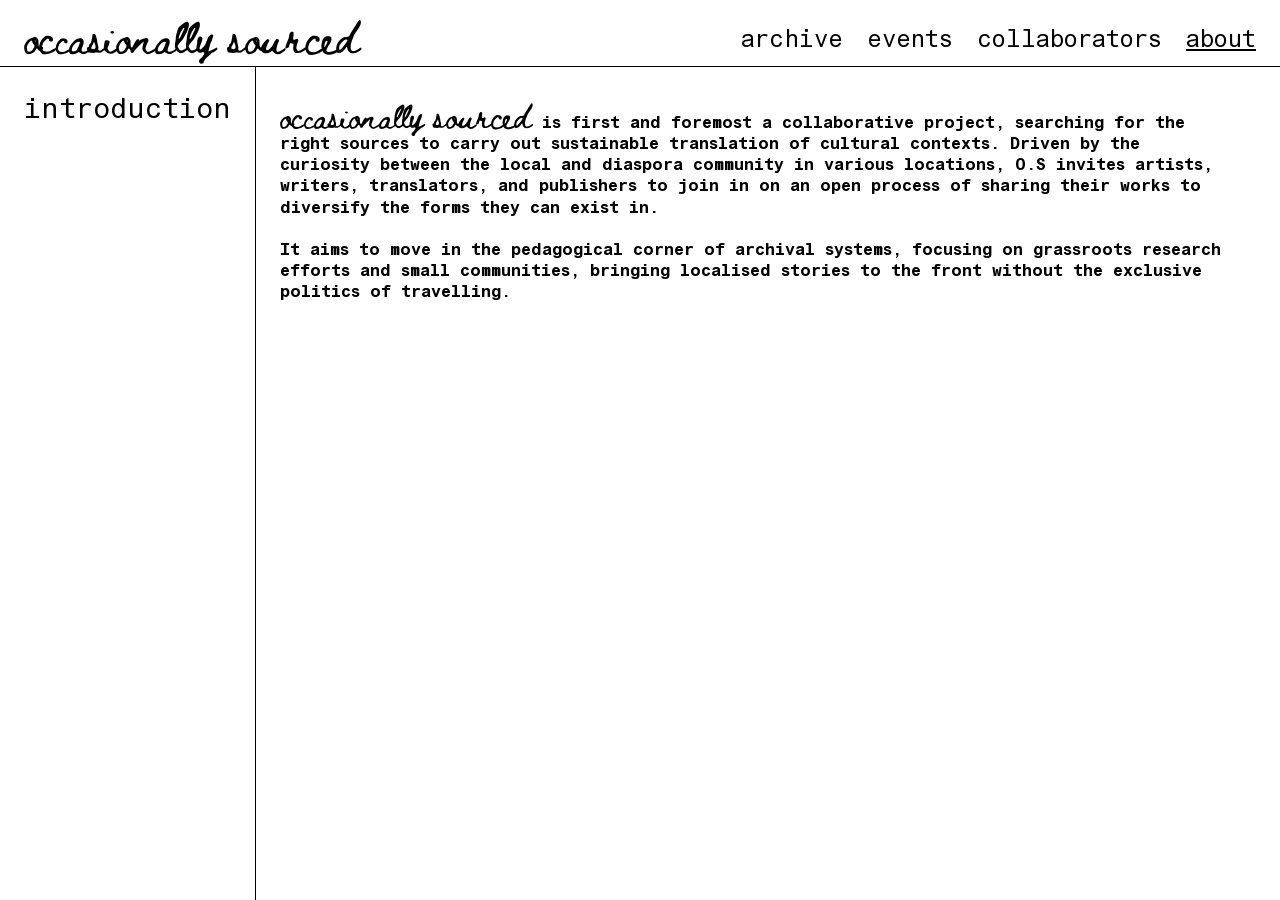
<file: about.html>
<!DOCTYPE html>
<html lang="en">
<head>
  <meta charset="UTF-8">
  <meta name="viewport" content="width=device-width, initial-scale=1.0">
  <title>O.S - About</title>
  <link rel="stylesheet" href="styles.css">

  <link rel="apple-touch-icon" sizes="180x180" href="/apple-touch-icon.png">
<link rel="icon" type="image/png" sizes="32x32" href="/favicon-32x32.png">
<link rel="icon" type="image/png" sizes="16x16" href="/favicon-16x16.png">
<link rel="manifest" href="/site.webmanifest">
</head>

<body>

<header>
  <h1><a href="index.html">occasionally sourced</a></h1>
  <hr>
  <nav>
    <ul>
      <li><a href="archive.html">archive</a></li>
      <li><a href="events.html">events</a></li>
      <li><a href="collaborators.html">collaborators</a></li>
      <li><a href="#about.html" class="active">about</a></li>
    </ul>
    </nav>
  </header>

  <div class="layout">

    <div class="side left">
      <h2>introduction</h2>
    </div>

    <div class="side right">
      <br>
      <p><span class="brand-name">occasionally sourced</span> is first and foremost a collaborative project, searching for the right sources to carry out sustainable translation of cultural contexts. Driven by the curiosity between the local and diaspora community in various locations, O.S invites artists, writers, translators, and publishers to join in on an open process of sharing their works to diversify the forms they can exist in.
      <br>
      <br>
        It aims to move in the pedagogical corner of archival systems, focusing on grassroots research efforts and small communities, bringing localised stories to the front without the exclusive politics of travelling.</p>
    </div>

  </div>

</body>
</html>
</file>
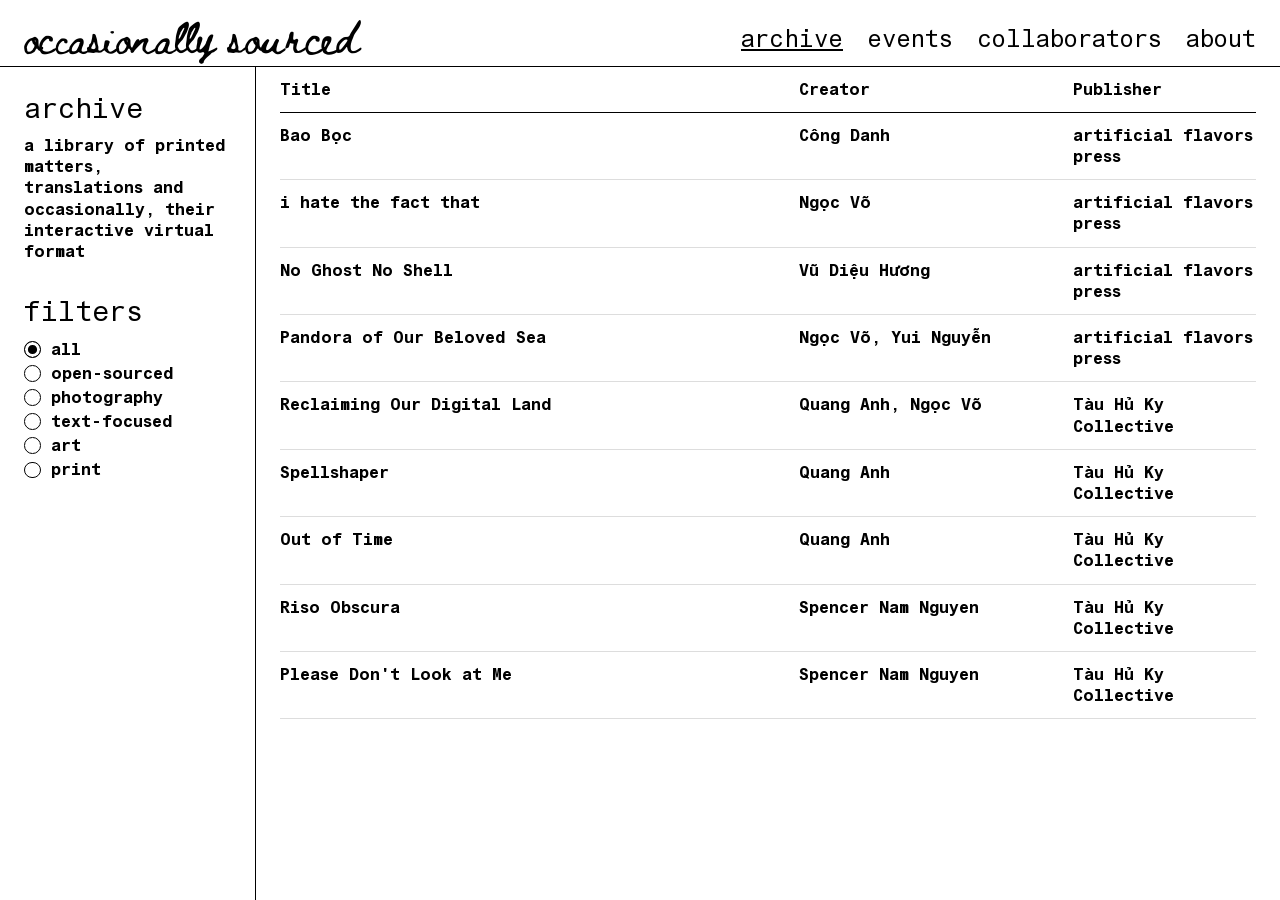
<file: archive.html>
<!DOCTYPE html>
<html lang="en">
<head>
<meta charset="UTF-8">
<meta name="viewport" content="width=device-width, initial-scale=1.0">
<title>O.S - Archive</title>
<link rel="stylesheet" href="styles.css">
<script src="filters.js" defer></script>

<link rel="apple-touch-icon" sizes="180x180" href="/apple-touch-icon.png">
<link rel="icon" type="image/png" sizes="32x32" href="/favicon-32x32.png">
<link rel="icon" type="image/png" sizes="16x16" href="/favicon-16x16.png">
<link rel="manifest" href="/site.webmanifest">
</head>

<body>

<header>
  <h1><a href="index.html">occasionally sourced</a></h1>
  <hr>
  <nav>
    <ul>
      <li><a href="#archive.html" class="active">archive</a></li>
      <li><a href="events.html">events</a></li>
      <li><a href="collaborators.html">collaborators</a></li>
      <li><a href="about.html">about</a></li>
    </ul>
  </nav>
</header>

<div class="layout">

  <!-- LEFT SIDE -->
  <aside class="side left">
    <h2>archive</h2>
    <p>a library of printed matters, translations and occasionally, their interactive virtual format</p>

    <h2>filters</h2>
    <ul class="filters">
  <li><a href="#" data-filter="all">all</a></li>
  <li><a href="#" data-filter="open-sourced">open-sourced</a></li>
  <li><a href="#" data-filter="photography">photography</a></li>
  <li><a href="#" data-filter="text-focused">text-focused</a></li>
  <li><a href="#" data-filter="art">art</a></li>
  <li><a href="#" data-filter="print">print</a></li>
</ul>
  </aside>

  <!-- RIGHT SIDE -->
  <main class="side right">

    <div class="entry-header">
      <div>Title</div>
      <div>Creator</div>
      <div>Publisher</div>
    </div>

    <div class="entry" id="bao-boc" data-creators="cong-danh" data-publisher="artificial-flavors-press" data-category="photography">
  <div><span class="title">Bao Bọc</span></div>
  <div><a class="name-link" href="collaborators.html#cong-danh">Công Danh</a></div>
  <div><a class="name-link" href="collaborators.html#artificial-flavors-press">artificial flavors press</a></div>
  <div class="details">
    <br>
    <img src="images/bao-boc.png" alt="Bao Bọc">
    <div class="desc">Danh's first zine is a personal perspective on a business household and aims to resonate with those who have grown up thanks to small businesses.
      <br>
      <br>
      Based in: Vietnam
      <br>
      Printed by: artificial flavors press
      <br>
      66 pages. W138 x H198 mm </div>
  </div>
</div>

    <div class="entry" id="i-hate-the-fact-that" data-creators="ngoc-vo" data-publisher="artificial-flavors-press" data-category="text-focused">
  <div><span class="title">i hate the fact that</span></div>
  <div><a class="name-link" href="collaborators.html#ngoc-vo">Ngọc Võ</a></div>
  <div><a class="name-link" href="collaborators.html#artificial-flavors-press">artificial flavors press</a></div>
  <div class="details">
    <img src="images/i-hate-the-fact-that.png" alt="i hate the fact that zine">
    <div class="desc">an extension zine born from real-time thoughts processing a recently ended relationship. words that have been said, while feelings remain.
      Coded on p5.js.
      <br>
      <br>
      Based in: Vietnam
       <br>
      Printed by: artificial flavors press
      <br>
      64 pages. W100 x H65mm </div>
  </div>
</div>

    <div class="entry" id="no-ghost-no-shell" data-creators="vu-dieu-huong" data-publisher="artificial-flavors-press" data-category="text-focused">
  <div><span class="title">No Ghost No Shell</span></div>
  <div><a class="name-link" href="collaborators.html#vu-dieu-huong">Vũ Diệu Hương</a></div>
  <div><a class="name-link" href="collaborators.html#artificial-flavors-press">artificial flavors press</a></div>
  <div class="details">
    <img src="images/no-ghost-no-shell.png" alt="No Ghost No Shell zine">
    <div class="desc">this little zine compiles a text that examines NPC streaming through the lens of digital embodiment and cyberfeminism by introducing the figure of the “witch” — a new digital woman emerging from the NPC streaming phenomenon.
      <br>
      <br>
      Based in: Vietnam
       <br>
      Printed by: artificial flavors press
      <br>
      24 pages. W105 x H215mm </div>
  </div>
</div>

    <div class="entry" id="pandora-of-our-beloved-sea" data-creators="ngoc-vo yui-nguyen" data-publisher="artificial-flavors-press" data-category="text-focused art">
  <div><span class="title">Pandora of Our Beloved Sea</span></div>
  <div><a class="name-link" href="collaborators.html#ngoc-vo">Ngọc Võ</a>, <a class="name-link" href="collaborators.html#yui-nguyen">Yui Nguyễn</a></div>
  <div><a class="name-link" href="collaborators.html#artificial-flavors-press">artificial flavors press</a></div>
  <div class="details">
    <img src="images/pandora.png" alt="Pandora of Our Beloved Sea zine">
    <div class="desc">this zine shall be a lucid dream where you experience the land of Ninh Thuận on the cell level.
         <br>
      <br>
      Based in: Vietnam
       <br>
      Printed by: artificial flavors press
      <br>
      16 pages. W100 x H216mm
    </div>
  </div>
</div>

     <div class="entry" id="reclaiming-our-digital-land" data-creators="quang-anh ngoc-vo" data-publisher="tau-hu-ky-collective">
  <div><span class="title">Reclaiming Our Digital Land</span></div>
  <div><a class="name-link" href="collaborators.html#quang-anh">Quang Anh</a>, <a class="name-link" href="collaborators.html#ngoc-vo">Ngọc Võ</a></div>
  <div><a class="name-link" href="collaborators.html#tau-hu-ky-collective">Tàu Hủ Ky Collective</a></div>
  <div class="details">
    <img src="images/digital-land.png" alt="Reclaiming Our Digital Land zine">
    <div class="desc">a zine about reclaiming our technology from controling corportions.   <br>
      <br>
      Based in: Vietnam
       <br>
      Printed by: artificial flavors press
      <br>
      20 pages. W148x H210mm </div>
  </div>
</div>

      <div class="entry" id="spellshaper" data-creators="quang-anh" data-publisher="tau-hu-ky-collective">
  <div><span class="title">Spellshaper</span></div>
  <div><a class="name-link" href="collaborators.html#quang-anh">Quang Anh</a></div>
  <div><a class="name-link" href="collaborators.html#tau-hu-ky-collective">Tàu Hủ Ky Collective</a></div>
  <div class="details">
    <img src="images/spellshaper.png" alt="Spellshaper zine">
    <div class="desc">a fanzine about Magic: the Gathering and lessons from 10 years of playing. each copy comes with a random Commander.
         <br>
      <br>
      Based in: Vietnam
       <br>
      Printed by: artificial flavors press
      <br>
      14 pages. W105x H148mm</div>
  </div>
</div>

      <div class="entry" id="out-of-time" data-creators="quang-anh" data-publisher="tau-hu-ky-collective">
  <div><span class="title">Out of Time</span></div>
  <div><a class="name-link" href="collaborators.html#quang-anh">Quang Anh</a></div>
  <div><a class="name-link" href="collaborators.html#tau-hu-ky-collective">Tàu Hủ Ky Collective</a></div>
  <div class="details">
    <img src="images/out-of-time.png" alt="Out of Time zine">
    <div class="desc">a zine about seperation and coming to terms with it.
         <br>
      <br>
      Based in: Vietnam
       <br>
      Printed by: artificial flavors press
      <br>
      1 page slit & fold zine. W74x H105mm</div>
  </div>
</div>

      <div class="entry" id="riso-obscura" data-creators="spencer-nam-nguyen" data-publisher="tau-hu-ky-collective">
  <div><span class="title">Riso Obscura</span></div>
  <div><a class="name-link" href="collaborators.html#spencer-nam-nguyen">Spencer Nam Nguyen</a></div>
  <div><a class="name-link" href="collaborators.html#tau-hu-ky-collective">Tàu Hủ Ky Collective</a></div>
  <div class="details">
    <img src="images/riso-obscura.png" alt="Riso Obscura zine">
    <div class="desc">a Risograph zine that guides the reader from making their Risograph print - color separation and distributing their print in Vietnam.   <br>
      <br>
      Based in: Vietnam
       <br>
      Printed by: artificial flavors press
      <br>
      16 pages. W100 x H140 mm </div>
  </div>
</div>

      <div class="entry" id="please-dont-look-at-me" data-creators="spencer-nam-nguyen" data-publisher="tau-hu-ky-collective">
  <div><span class="title">Please Don't Look at Me</span></div>
  <div><a class="name-link" href="collaborators.html#spencer-nam-nguyen">Spencer Nam Nguyen</a></div>
  <div><a class="name-link" href="collaborators.html#tau-hu-ky-collective">Tàu Hủ Ky Collective</a></div>
  <div class="details">
    <img src="images/please-dont-look-at-me.png" alt="Please Don't Look at Me zine">
    <div class="desc">a personal story about trust, cutting strawberries for yogurt, betrayal, waiting and leaving.   <br>
      <br>
      Based in: Vietnam
       <br>
      Printed by: artificial flavors press
      <br>
      1 page slit & fold zine.</div>
  </div>
</div>

  </main>

</div>

</body>
</html>
</file>
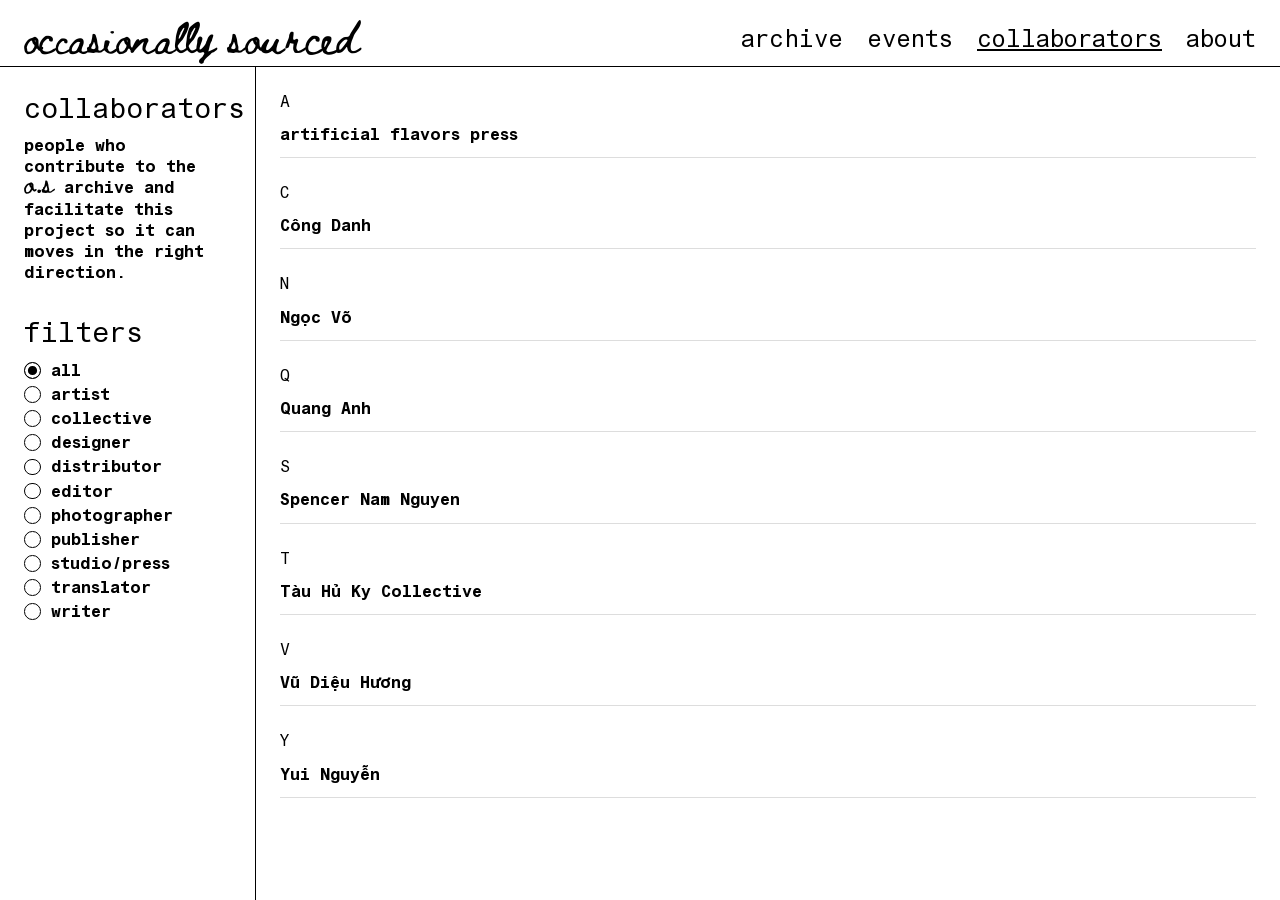
<file: collaborators.html>
<!DOCTYPE html>
<html lang="en">
<head>
  <meta charset="UTF-8">
  <meta name="viewport" content="width=device-width, initial-scale=1.0">
  <title>O.S - Collaborators</title>
  <link rel="stylesheet" href="styles.css">
  <script src="filters.js" defer></script>

  <link rel="apple-touch-icon" sizes="180x180" href="/apple-touch-icon.png">
<link rel="icon" type="image/png" sizes="32x32" href="/favicon-32x32.png">
<link rel="icon" type="image/png" sizes="16x16" href="/favicon-16x16.png">
<link rel="manifest" href="/site.webmanifest">
</head>

<body>

<header>
  <h1><a href="index.html">occasionally sourced</a></h1>
  <hr>
  <nav>
    <ul>
      <li><a href="archive.html" >archive</a></li>
      <li><a href="events.html">events</a></li>
      <li><a href="#collaborators.html" class="active">collaborators</a></li>
      <li><a href="about.html">about</a></li>
    </ul>
  </nav>
  </header>

  <div class="layout">

<!-- LEFT SIDE -->
  <aside class="side left">
    <h2>collaborators</h2>
    <p>people who contribute to the <span class="brand-name-small">o.s</span> archive and facilitate this project so it can moves in the right direction. </p>

    <h2>filters</h2>
    <!-- data-filter must match a word in each person's data-category -->
    <ul class="filters">
      <li><a href="#" data-filter="all">all</a></li>
      <li><a href="#" data-filter="artist">artist</a></li>
      <li><a href="#" data-filter="collective">collective</a></li>
      <li><a href="#" data-filter="designer">designer</a></li>
      <li><a href="#" data-filter="distributor">distributor</a></li>
      <li><a href="#" data-filter="editor">editor</a></li>
      <li><a href="#" data-filter="photographer">photographer</a></li>
      <li><a href="#" data-filter="publisher">publisher</a></li>
      <li><a href="#" data-filter="studio-press">studio/press</a></li>
      <li><a href="#" data-filter="translator">translator</a></li>
      <li><a href="#" data-filter="writer">writer</a></li>
    </ul>
</aside>

<!-- RIGHT SIDE -->
<!-- Alphabetical list. Each letter is a .letter-group; each name is an .entry.person.
     data-category = the roles used by the filters (artist, writer, designer, photographer, editor,
     publisher, collective, studio-press, translator, distributor), separated by spaces.
     The id on each person must match the link on the archive page, e.g. collaborators.html#ngoc-vo -->
 <main class="side right">

  <section class="letter-group">
    <h3 class="letter">A</h3>

    <div class="entry person" id="artificial-flavors-press" data-category="publisher studio-press">
      <div><span class="title">artificial flavors press</span></div>
      <div class="details">
        <div class="desc">𝓪𝓻𝓽𝓲𝓯𝓲𝓬𝓲𝓪𝓵 𝓯𝓵𝓪𝓿𝓸𝓻𝓼 is a Saigonese home-based Risograph printing press run by <a class="name-link" href="#ngoc-vo">Ngọc Võ</a>.
          The press focuses fully on creating zines, art prints, and collaborative projects that cooperate Risograph with other art practices to translate subconscious fragments of everyday human interaction and observation into visual explorations and sensory experiences.
          <br><br>
          Published: <a class="name-link" href="archive.html#bao-boc">Bao Bọc</a>, <a class="name-link" href="archive.html#i-hate-the-fact-that">i hate the fact that</a>, <a class="name-link" href="archive.html#no-ghost-no-shell">No Ghost No Shell</a>, <a class="name-link" href="archive.html#pandora-of-our-beloved-sea">Pandora of Our Beloved Sea</a>
          <br>
          <a class="name-link" href="https://artificial-flavors.com/" target="_blank" rel="noopener">artificial-flavors.com ↗</a>
        </div>
      </div>
    </div>
  </section>

  <section class="letter-group">
    <h3 class="letter">C</h3>

    <div class="entry person" id="cong-danh" data-category="photographer">
      <div><span class="title">Công Danh</span></div>
      <div class="details">
        <div class="desc">Description coming soon.
          <br><br>
          Zines: <a class="name-link" href="archive.html#bao-boc">Bao Bọc</a>
        </div>
      </div>
    </div>
  </section>

  <section class="letter-group">
    <h3 class="letter">N</h3>

    <div class="entry person" id="ngoc-vo" data-category="artist writer designer publisher">
      <div><span class="title">Ngọc Võ</span></div>
      <div class="details">
        <div class="desc">Ngoc Vo was a co-founder and manager of WEDOGOOD - a design and Risograph studio based in Saigon, Vietnam from 2020 to 2026.
          Along her six year journey practicing Risograph printing, she is now shifting her focus on zine making and independent publishing at <a class="name-link" href="#artificial-flavors-press">"𝓪𝓻𝓽𝓲𝓯𝓲𝓬𝓲𝓪𝓵 𝓯𝓵𝓪𝓿𝓸𝓻𝓼 𝓹𝓻𝓮𝓼𝓼"</a>.
          <br><br>
          Zines: <a class="name-link" href="archive.html#i-hate-the-fact-that">i hate the fact that</a>, <a class="name-link" href="archive.html#pandora-of-our-beloved-sea">Pandora of Our Beloved Sea</a>, <a class="name-link" href="archive.html#reclaiming-our-digital-land">Reclaiming Our Digital Land</a>
        </div>
      </div>
    </div>
  </section>

  <section class="letter-group">
    <h3 class="letter">Q</h3>

    <div class="entry person" id="quang-anh" data-category="artist writer">
      <div><span class="title">Quang Anh</span></div>
      <div class="details">
        <div class="desc">Description coming soon.
          <br><br>
          Zines: <a class="name-link" href="archive.html#reclaiming-our-digital-land">Reclaiming Our Digital Land</a>, <a class="name-link" href="archive.html#spellshaper">Spellshaper</a>, <a class="name-link" href="archive.html#out-of-time">Out of Time</a>
        </div>
      </div>
    </div>
  </section>

  <section class="letter-group">
    <h3 class="letter">S</h3>

    <div class="entry person" id="spencer-nam-nguyen" data-category="artist writer">
      <div><span class="title">Spencer Nam Nguyen</span></div>
      <div class="details">
        <div class="desc">Description coming soon.
          <br><br>
          Zines: <a class="name-link" href="archive.html#riso-obscura">Riso Obscura</a>, <a class="name-link" href="archive.html#please-dont-look-at-me">Please Don't Look at Me</a>
        </div>
      </div>
    </div>
  </section>

  <section class="letter-group">
    <h3 class="letter">T</h3>

    <div class="entry person" id="tau-hu-ky-collective" data-category="collective publisher">
      <div><span class="title">Tàu Hủ Ky Collective</span></div>
      <div class="details">
        <div class="desc">Description coming soon.
          <br><br>
          Published: <a class="name-link" href="archive.html#reclaiming-our-digital-land">Reclaiming Our Digital Land</a>, <a class="name-link" href="archive.html#spellshaper">Spellshaper</a>, <a class="name-link" href="archive.html#out-of-time">Out of Time</a>, <a class="name-link" href="archive.html#riso-obscura">Riso Obscura</a>, <a class="name-link" href="archive.html#please-dont-look-at-me">Please Don't Look at Me</a>
        </div>
      </div>
    </div>
  </section>

  <section class="letter-group">
    <h3 class="letter">V</h3>

    <div class="entry person" id="vu-dieu-huong" data-category="writer">
      <div><span class="title">Vũ Diệu Hương</span></div>
      <div class="details">
        <div class="desc">Description coming soon.
          <br><br>
          Zines: <a class="name-link" href="archive.html#no-ghost-no-shell">No Ghost No Shell</a>
        </div>
      </div>
    </div>
  </section>

  <section class="letter-group">
    <h3 class="letter">Y</h3>

    <div class="entry person" id="yui-nguyen" data-category="artist">
      <div><span class="title">Yui Nguyễn</span></div>
      <div class="details">
        <div class="desc">Description coming soon.
          <br><br>
          Zines: <a class="name-link" href="archive.html#pandora-of-our-beloved-sea">Pandora of Our Beloved Sea</a>
        </div>
      </div>
    </div>
  </section>

</main>

</div>

</body>
</html>
</file>
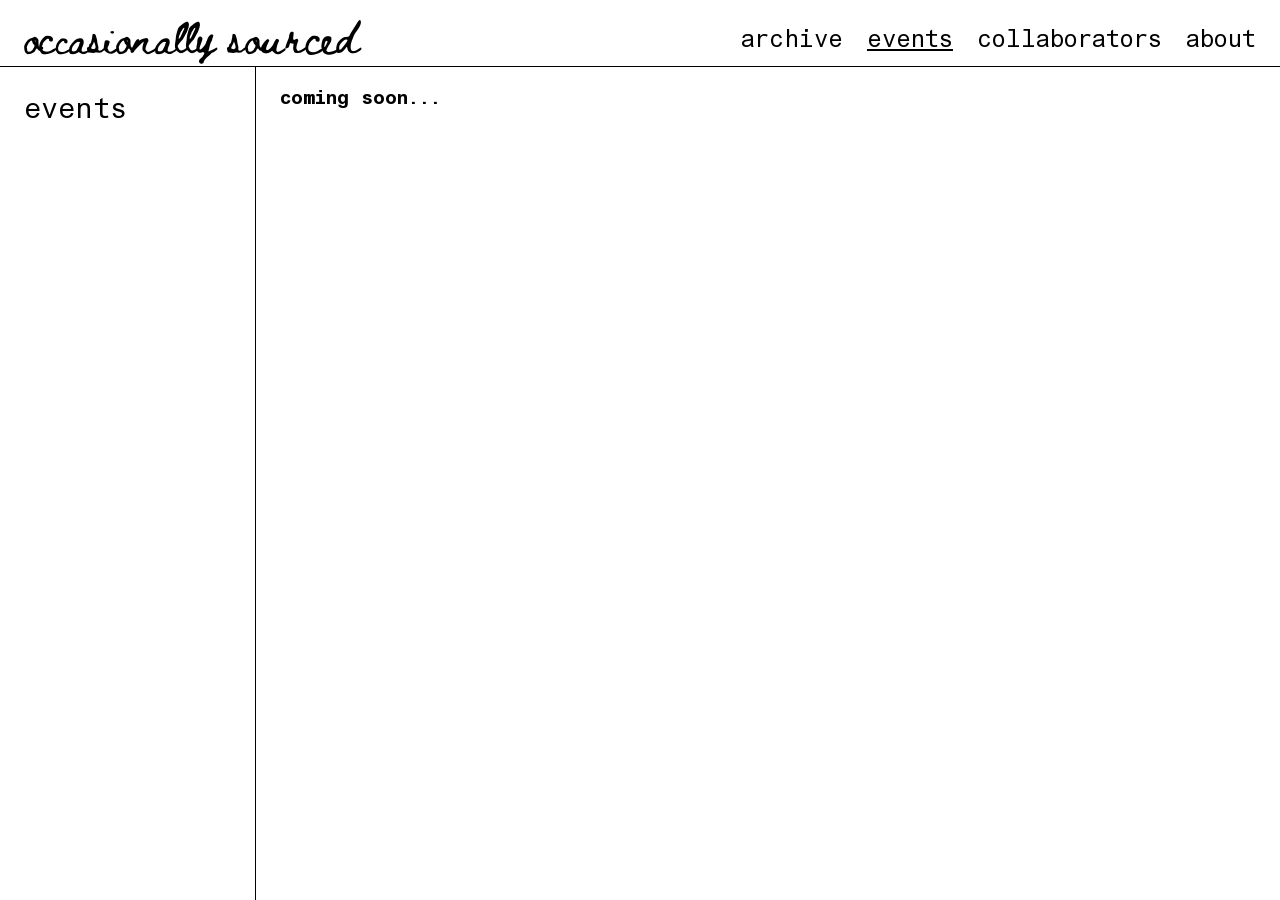
<file: events.html>
<!DOCTYPE html>
<html lang="en">
<head>
  <meta charset="UTF-8">
  <meta name="viewport" content="width=device-width, initial-scale=1.0">
  <title>O.S - Events</title>
  <link rel="stylesheet" href="styles.css">

<link rel="apple-touch-icon" sizes="180x180" href="/apple-touch-icon.png">
<link rel="icon" type="image/png" sizes="32x32" href="/favicon-32x32.png">
<link rel="icon" type="image/png" sizes="16x16" href="/favicon-16x16.png">
<link rel="manifest" href="/site.webmanifest">
</head>

<body>

<header>
  <h1><a href="index.html">occasionally sourced</a></h1>
  <hr>
  <nav>
    <ul>
      <li><a href="archive.html">archive</a></li>
      <li><a href="#events.html" class="active">events</a></li>
      <li><a href="collaborators.html">collaborators</a></li>
      <li><a href="about.html">about</a></li>
    </ul>
  </nav>
  </header>

  <div class="layout">

<!-- LEFT SIDE -->
  <aside class="side left">
    <h2>events</h2>
    <p> </p>
  </aside>

   <main class="side right">
     <h3>coming soon...</h3>
   </main>
</file>
<file: styles.css>
@import url('https://fonts.googleapis.com/css2?family=Beth+Ellen&family=Homemade+Apple&display=swap');

@font-face {
  font-family: "ABC Areal";
  src: url("./fonts/ABCArealSuperfamilyVariable.woff2") format("woff2");
  font-weight: 400 700; /* variable font: allows all weights */
    font-style: oblique 0deg 12deg;
}

/* ---------- Shared settings ---------- */
:root {
  --side-pad: clamp(12px, 2vw, 24px); /* same padding for the title (left) and the menu (right), shrinks with the screen */
}

/* ---------- Base ---------- */
* {
  box-sizing: border-box;
}

/* page is exactly one screen tall, header on top, two sides below */
html,
body {
  height: 100%;
}

body {
  margin: 0;
  font-family: "ABC Areal";
  font-variation-settings: "MONO" 100;
  font-size: clamp(0.875rem, 0.7rem + 0.4vw, 1.125rem); /* body text: min, fluid, max */
  font-weight: bold;
  line-height: 1.3;
  display: flex;
  flex-direction: column;
  overflow: hidden; /* the page itself never scrolls */
}

/* ---------- Header ---------- */
header {
  display: grid;
  grid-template-columns: 1fr auto;
  grid-template-rows: auto auto;
  align-items: start;
  flex: none; /* header keeps its height */
  position: relative; /* lets z-index work */
  z-index: 20;        /* sits above the arrows (10) and the books (5) */
  background: #fff;   /* hides the arrows behind it; match your page colour */
}

header h1 {
  grid-column: 1;
  grid-row: 1;
  margin: 0;
  padding: 16px var(--side-pad) 8px;
  font-family: "Beth Ellen", cursive;
  font-size: clamp(1.5rem, 0.7rem + 1.8vw, 2rem); /* title: min, fluid, max */
  font-weight: normal;
  font-style: normal;
  line-height: 1.3;
}
header h1 a,
header h1 a:link,
header h1 a:visited {
  color: #000;
  text-decoration: none;
}

/* One continuous thin line across the whole page; the vertical line starts right under it */
header hr {
  grid-column: 1 / -1;
  grid-row: 2;
  width: 100%;
  margin: 0;
  border: 0;
  border-top: 1px solid #000;
}

/* Menu pushed to the right edge, same padding as the title */
header nav {
  grid-column: 2;
  grid-row: 1;
  padding: 24px var(--side-pad) 0;
}

nav ul {
  display: flex;
  gap: clamp(24px, 1.7vw, 24px); /* space between menu buttons */
  margin: 0;
  padding: 0;
  list-style: none;
}

nav a {
  color: #000;
  font-size: clamp(1rem, 0.6rem + 1.1vw, 1.5rem); /* menu: min, fluid, max */
  font-weight: normal;
  text-decoration: none;
}

/* Highlight for the current page */
nav a.active,
nav a:hover {
  text-decoration: underline;
}

/* ---------- Two-sided layout (Archive + About) ---------- */
.layout {
  flex: 1;
  min-height: 0; /* lets the sides scroll instead of growing */
  display: grid;
  grid-template-columns: 0.4fr 1.6fr;
}

.side {
  height: 100%;
  overflow-y: auto; /* each side scrolls independently */
}

.left {
  padding: 24px;
  border-right: 1px solid #000; /* the vertical line */
}

.left h2 {
  margin: 0 0 8px;
  font-size: clamp(1.25rem, 0.9rem + 1.2vw, 1.75rem);
  font-weight: 400;
}

.left p {
  margin: 0 0 32px;
}

.right {
  padding: 0 24px 12px; /* no top padding so the sticky header works */
}

/* (About page) */
.right p {
  margin: 0;
  padding-top: 24px;
  padding-right: 24px; /* same as the Collaborators descriptions */
  max-width: none;     /* run all the way to the right */
}

/* ---------- Filters ---------- */
.filters a {
  display: inline-flex;
  align-items: center;
  gap: 10px;
  color: #000;
  text-decoration: none;
}
.filters,
.filters li {
  list-style: none;
}

.filters {
  margin: 0;
  padding: 0;
}

/* Not chosen: small empty circle */
.filters a::before {
  content: "";
  flex: none;
  width: 0.9em;
  height: 0.9em;
  border: 1px solid #000;
  border-radius: 50%;
  background: transparent;
}

/* Chosen: circle with a smaller filled circle inside */
.filters a.selected::before {
  background: #000;
  box-shadow: inset 0 0 0 0.18em #fff;
}

/* ---------- Archive rows ---------- */
.entry,
.entry-header {
  display: grid;
  grid-template-columns: 4fr 2fr 1.5fr; /* Title | Artist | Publisher */
  gap: 0 30px; /* no row gap, 30px between columns */
  padding: 12px 0;
}

.entry {
  border-bottom: 1px solid #ddd;
  scroll-margin-top: 3em; /* when a link jumps to an entry, keep it clear of the sticky column titles */
}

.entry-header {
  font-weight: bold;
  position: sticky; /* column titles stay visible while scrolling */
  top: 0;
  background: #fff;
  border-bottom: 1px solid #000;
}

.entry .title {
  display: block;
  font-weight: bold;
  cursor: pointer;
}
.entry .title:hover {
  text-decoration: underline;
}

/* Description block: hidden until the title is clicked,
   spans all three columns, optional image on the left */
.entry .details {
  display: none;
  grid-column: 1 / -1; /* span title, artist and publisher columns */
  margin-top: 12px;
  gap: 16px;
  align-items: stretch; /* image height follows the text height */
}

.entry.open .details {
  display: flex;
}

.entry .details img {
  width: 140px;
  min-height: 90px;
  object-fit: cover; /* crops instead of squashing */
  flex: none;
}

.entry .desc {
  font-size: 0.8em; /* smaller than the title */
  font-weight: normal;
  line-height: 1.5;
  max-width: 60ch;
}

/* ---------- Clickable names (archive → collaborators, and back) ---------- */
.name-link {
  color: inherit;
  text-decoration: underline;
}
.name-link:hover {
  text-decoration: underline;
}

/* Archive: Creator / Publisher names without underline
   (Collaborators rows are .entry.person, so they keep the underline) */
.entry:not(.person) .name-link {
  text-decoration: none;
}
.entry:not(.person) .name-link:hover {
  text-decoration: underline; /* underline only on hover */
}

/* ---------- Collaborators: alphabetical list ---------- */
.letter-group {
  padding-top: 24px;
}

.letter {
  margin: 0;
  font-size: 1em;
  font-weight: normal;
}

/* one full-width row per name; the faint line comes from .entry's
   border-bottom, so it sits after every name but never under the letter */
.person {
  grid-template-columns: 1fr;
}

/* collaborator descriptions run across the whole right side (the side's own padding still applies) */
.person .desc {
  max-width: none;
  padding-right: 24px;
}

/* ---------- Brand name inside the About paragraph ---------- */
/* line-height: 0 stops the bigger handwritten font from pushing its line
   down, so there's no extra gap above/below the line it sits in */
.brand-name {
  font-family: "Beth Ellen", cursive;
  font-weight: 500;
  font-size: 1.5em;
  line-height: 0;
}

.brand-name-small {
  font-family: "Beth Ellen", cursive;
  font-weight: 500;
  font-size: 1.3em;
  line-height: 0;
}

/* ---------- Interactive screens ---------- */
@media (max-width: 900px) {
  header {
    grid-template-columns: 1fr;
  }

  header h1,
  header nav,
  header hr {
    grid-column: 1;
  }

  header nav {
    grid-row: 2;
  }

  header hr {
    grid-row: 3;
  }

  nav ul {
    flex-wrap: wrap;
  }
}

@media (max-width: 700px) {
  /* drop the two scrolling sides and let the page scroll normally */
  html,
  body {
    height: auto;
    overflow: auto;
  }

  .layout {
    display: block;
  }

  .side {
    height: auto;
    overflow: visible;
  }

  .left {
    border-right: 0;
    border-bottom: 1px solid #000;
  }
}

@media (max-width: 600px) {
  .entry {
    grid-template-columns: 1fr;
    gap: 4px 0;
  }

  .entry-header {
    display: none; /* column titles don't make sense when stacked */
  }

  /* image stacks on top of the text on phones */
  .entry .details {
    flex-direction: column;
  }

  .entry .details img {
    width: 100%;
    max-height: 200px;
  }
}
</file>
